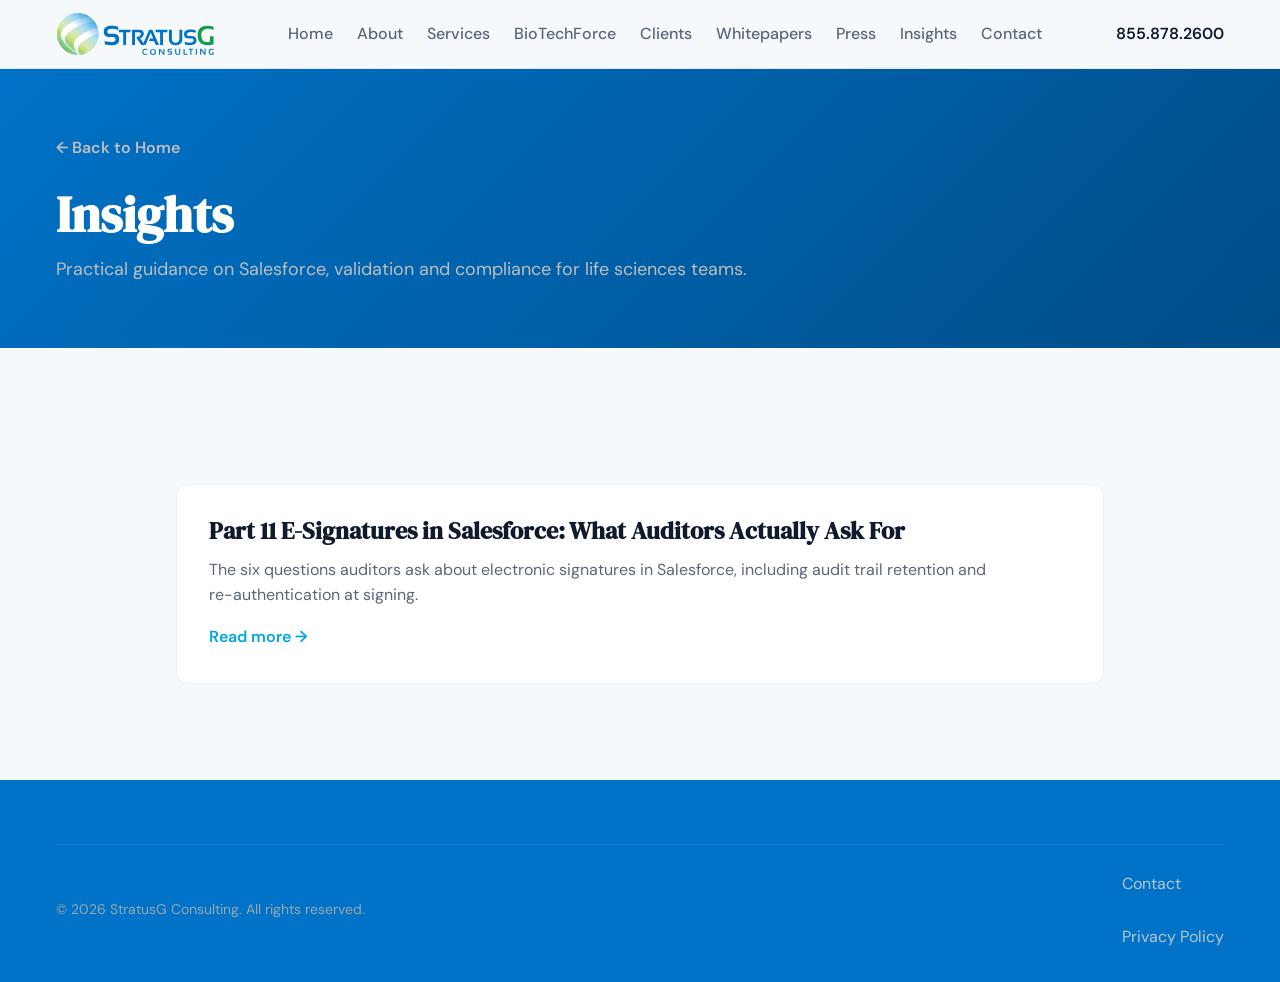
<file: insights.html>
<!DOCTYPE html>
<html lang="en">
<head>
<meta charset="UTF-8">
<meta name="viewport" content="width=device-width, initial-scale=1.0">
<title>Insights | StratusG Consulting</title>
<meta name="description" content="Practical guidance on Salesforce, validation and compliance for life sciences teams, from StratusG Consulting.">
<meta name="robots" content="index, follow">
<link rel="canonical" href="https://stratusg.com/insights.html">

<link rel="preconnect" href="https://fonts.googleapis.com">
<link rel="preconnect" href="https://fonts.gstatic.com" crossorigin>
<link href="https://fonts.googleapis.com/css2?family=DM+Sans:wght@300;400;500;600;700&family=DM+Serif+Display&display=swap" rel="stylesheet">

<link rel="stylesheet" href="./base.css">
<link rel="stylesheet" href="./style.css">
<!-- Apollo website tracker -->
<script>function initApollo(){var n=Math.random().toString(36).substring(7),o=document.createElement("script");
o.src="https://assets.apollo.io/micro/website-tracker/tracker.iife.js?nocache="+n,o.async=!0,o.defer=!0,
o.onload=function(){window.trackingFunctions.onLoad({appId:"66bcf4831e5bf001b2159219"})},
document.head.appendChild(o)}initApollo();</script>
</head>
<body>

<!-- ==================== HEADER ==================== -->
<header class="header">
  <div class="header__inner">
    <a href="./index.html" class="header__logo">
      <img src="./assets/stratusG-2.svg" alt="StratusG Consulting" class="header__logo-full">
    </a>
    <nav class="header__nav">
      <a href="./index.html#home">Home</a>
      <a href="./index.html#about">About</a>
      <a href="./index.html#services">Services</a>
      <a href="./index.html#biotechforce">BioTechForce</a>
      <a href="./index.html#clients">Clients</a>
      <a href="./index.html#whitepapers">Whitepapers</a>
      <a href="./index.html#press">Press</a>
      <a href="./insights.html">Insights</a>
      <a href="./index.html#contact">Contact</a>
    </nav>
    <div class="header__actions">
      <a href="#" class="header__phone" data-phone></a>
    </div>
  </div>
</header>

<main>
  <div class="page active">
    <section class="service-detail__hero">
      <div class="container">
        <a href="./index.html#home" class="back-link">&larr; Back to Home</a>
        <h1>Insights</h1>
        <p>Practical guidance on Salesforce, validation and compliance for life sciences teams.</p>
      </div>
    </section>

    <section class="section">
      <div class="container container--narrow">
        <div class="services-grid" style="grid-template-columns:1fr;">
          <a class="service-card" href="./part-11-esignatures-salesforce.html">
            <h3 class="service-card__title">Part 11 E-Signatures in Salesforce: What Auditors Actually Ask For</h3>
            <p class="service-card__desc">The six questions auditors ask about electronic signatures in Salesforce, including audit trail retention and re-authentication at signing.</p>
            <span class="service-card__link">Read more →</span>
          </a>
        </div>
      </div>
    </section>
  </div>
</main>

<!-- ==================== FOOTER ==================== -->
<footer class="footer">
  <div class="container">
    <div class="footer__bottom">
      <span class="footer__copyright">&copy; 2026 StratusG Consulting. All rights reserved.</span>
      <ul class="footer__links" style="display:flex;gap:1.5rem;list-style:none;padding:0;margin:0;">
        <li><a href="./index.html#contact">Contact</a></li>
        <li><a href="./privacy-policy.html">Privacy Policy</a></li>
      </ul>
    </div>
  </div>
</footer>

<script>
(function() {
  var p = ['8','5','5','.','8','7','8','.','2','6','0','0'];
  var n = p.join('');
  var t = 'tel:' + n.replace(/\./g, '');
  document.querySelectorAll('[data-phone]').forEach(function(el) {
    el.href = t;
    el.textContent = n;
  });
})();
</script>
</body>
</html>
</file>
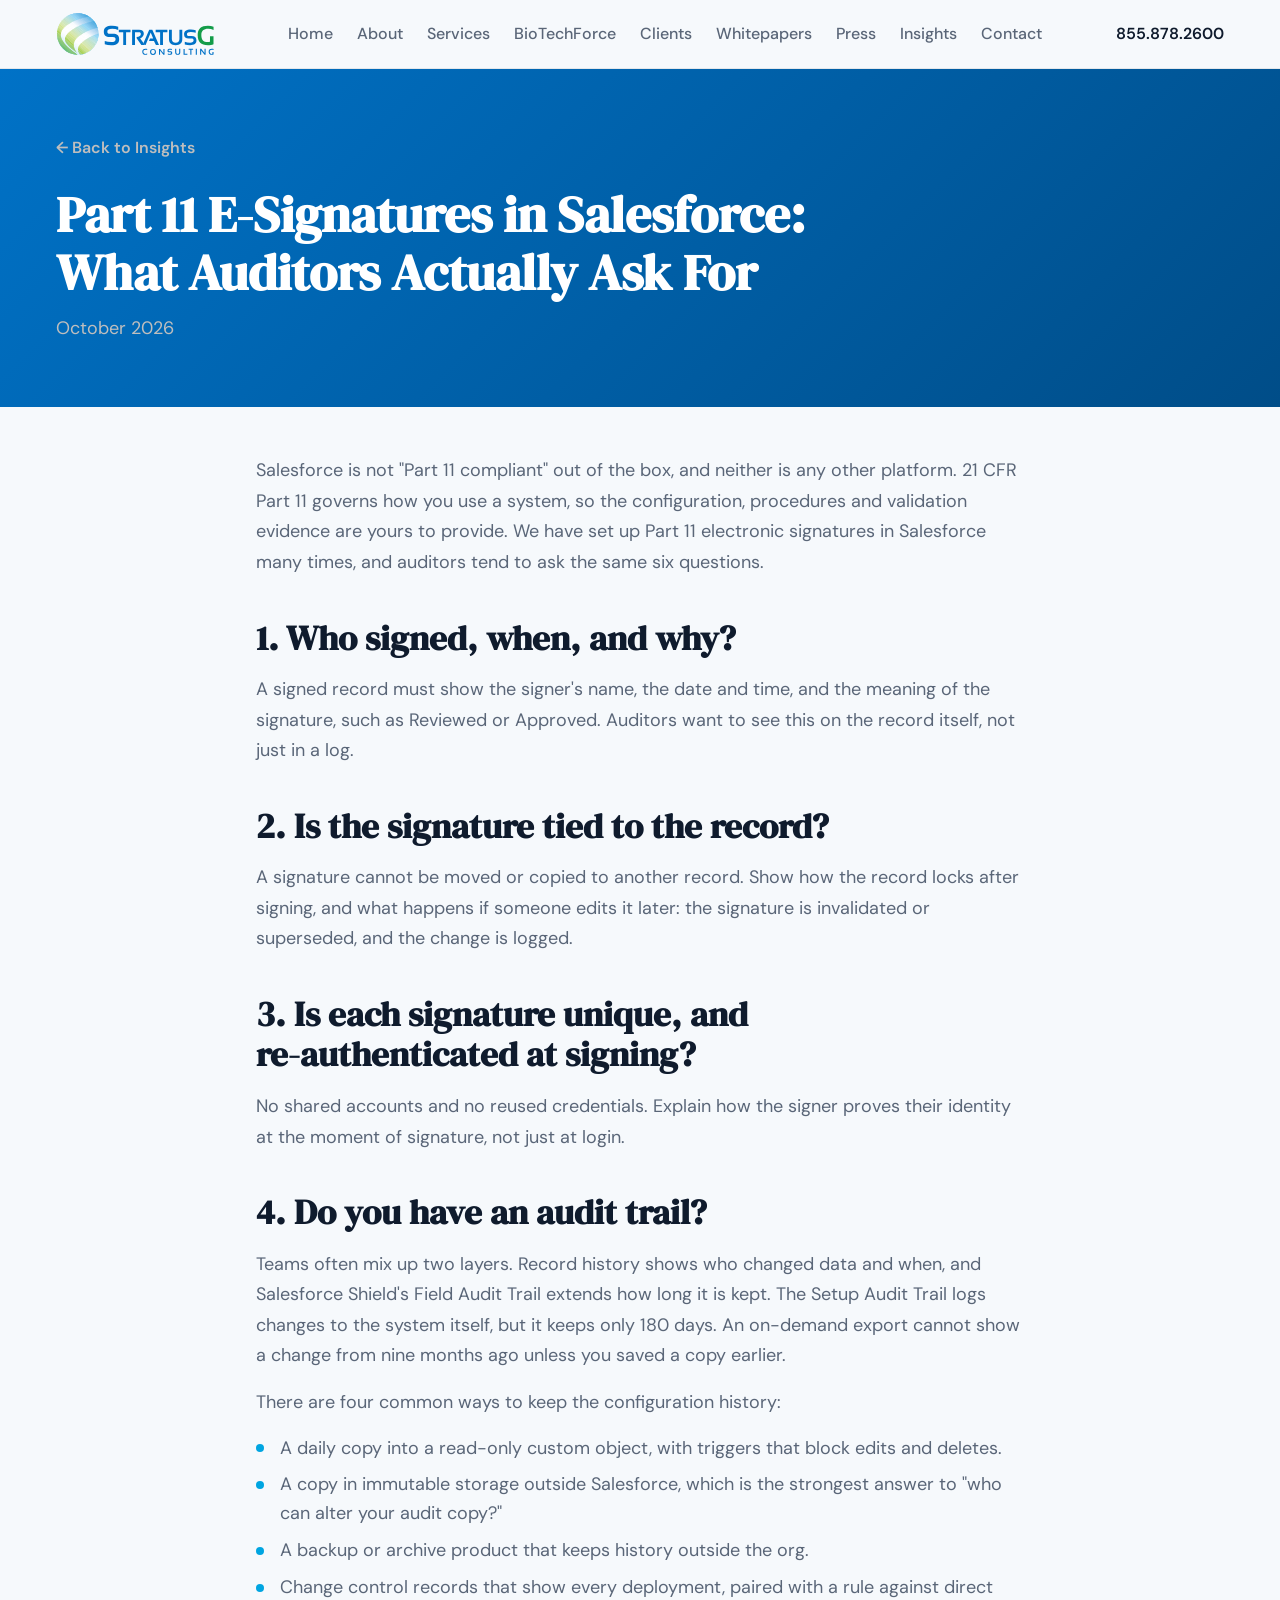
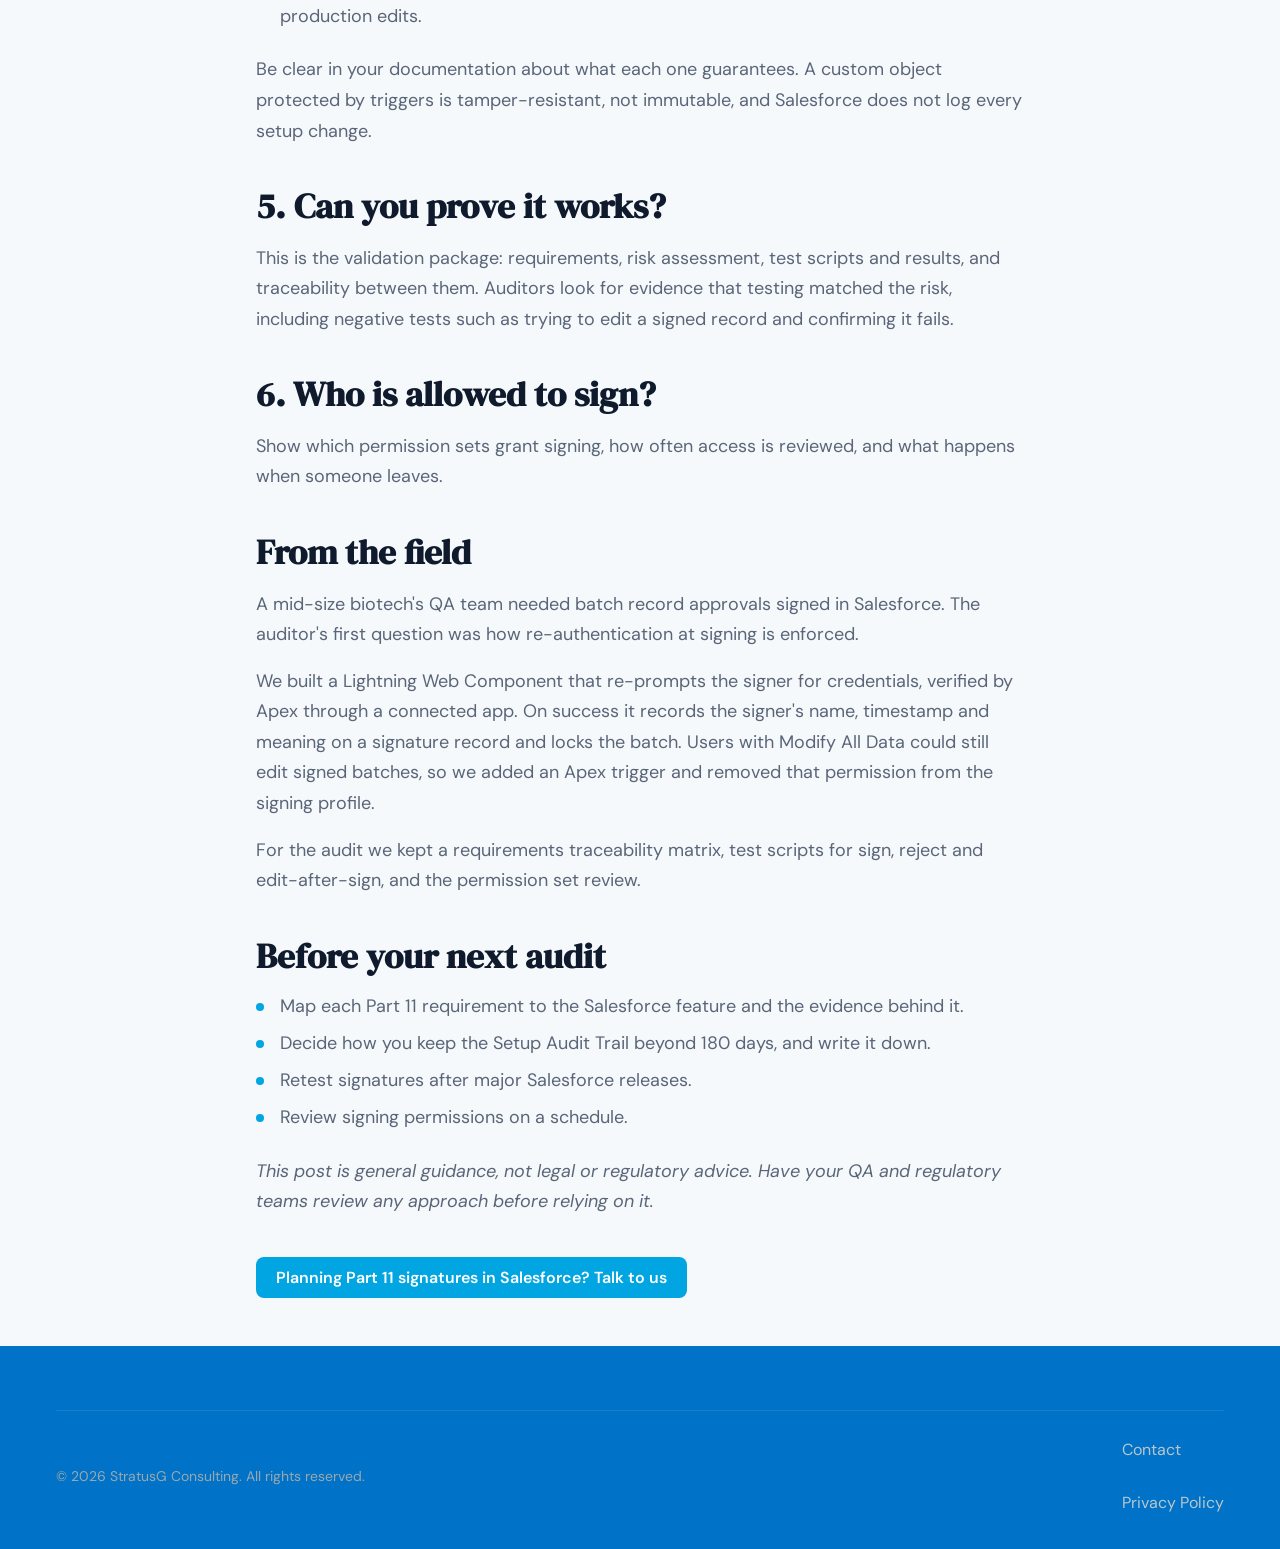
<file: part-11-esignatures-salesforce.html>
<!DOCTYPE html>
<html lang="en">
<head>
<meta charset="UTF-8">
<meta name="viewport" content="width=device-width, initial-scale=1.0">
<title>Part 11 E-Signatures in Salesforce: What Auditors Actually Ask For | StratusG Consulting</title>
<meta name="description" content="The six questions auditors ask about 21 CFR Part 11 electronic signatures in Salesforce, including audit trail retention and re-authentication at signing.">
<meta name="robots" content="index, follow">
<link rel="canonical" href="https://stratusg.com/part-11-esignatures-salesforce.html">
<meta property="og:type" content="article">
<meta property="og:title" content="Part 11 E-Signatures in Salesforce: What Auditors Actually Ask For">
<meta property="og:description" content="The six questions auditors ask about 21 CFR Part 11 electronic signatures in Salesforce, and what a good answer looks like.">
<meta property="og:url" content="https://stratusg.com/part-11-esignatures-salesforce.html">
<script type="application/ld+json">
{
  "@context": "https://schema.org",
  "@type": "Article",
  "headline": "Part 11 E-Signatures in Salesforce: What Auditors Actually Ask For",
  "datePublished": "2026-10-23",
  "author": { "@type": "Organization", "name": "StratusG Consulting" },
  "publisher": { "@type": "Organization", "name": "StratusG Consulting" },
  "mainEntityOfPage": "https://stratusg.com/part-11-esignatures-salesforce.html"
}
</script>

<link rel="preconnect" href="https://fonts.googleapis.com">
<link rel="preconnect" href="https://fonts.gstatic.com" crossorigin>
<link href="https://fonts.googleapis.com/css2?family=DM+Sans:wght@300;400;500;600;700&family=DM+Serif+Display&display=swap" rel="stylesheet">

<link rel="stylesheet" href="./base.css">
<link rel="stylesheet" href="./style.css">
<!-- Apollo website tracker -->
<script>function initApollo(){var n=Math.random().toString(36).substring(7),o=document.createElement("script");
o.src="https://assets.apollo.io/micro/website-tracker/tracker.iife.js?nocache="+n,o.async=!0,o.defer=!0,
o.onload=function(){window.trackingFunctions.onLoad({appId:"66bcf4831e5bf001b2159219"})},
document.head.appendChild(o)}initApollo();</script>
</head>
<body>

<!-- ==================== HEADER ==================== -->
<header class="header">
  <div class="header__inner">
    <a href="./index.html" class="header__logo">
      <img src="./assets/stratusG-2.svg" alt="StratusG Consulting" class="header__logo-full">
    </a>
    <nav class="header__nav">
      <a href="./index.html#home">Home</a>
      <a href="./index.html#about">About</a>
      <a href="./index.html#services">Services</a>
      <a href="./index.html#biotechforce">BioTechForce</a>
      <a href="./index.html#clients">Clients</a>
      <a href="./index.html#whitepapers">Whitepapers</a>
      <a href="./index.html#press">Press</a>
      <a href="./insights.html">Insights</a>
      <a href="./index.html#contact">Contact</a>
    </nav>
    <div class="header__actions">
      <a href="#" class="header__phone" data-phone></a>
    </div>
  </div>
</header>

<main>
  <div class="page active">
    <section class="service-detail__hero">
      <div class="container">
        <a href="./insights.html" class="back-link">&larr; Back to Insights</a>
        <h1>Part 11 E-Signatures in Salesforce: What Auditors Actually Ask For</h1>
        <p>October 2026</p>
      </div>
    </section>

    <section class="service-detail__body">
      <div class="container container--narrow">
        <p>Salesforce is not "Part 11 compliant" out of the box, and neither is any other platform. 21 CFR Part 11 governs how you use a system, so the configuration, procedures and validation evidence are yours to provide. We have set up Part 11 electronic signatures in Salesforce many times, and auditors tend to ask the same six questions.</p>
        <h2>1. Who signed, when, and why?</h2>
        <p>A signed record must show the signer's name, the date and time, and the meaning of the signature, such as Reviewed or Approved. Auditors want to see this on the record itself, not just in a log.</p>
        <h2>2. Is the signature tied to the record?</h2>
        <p>A signature cannot be moved or copied to another record. Show how the record locks after signing, and what happens if someone edits it later: the signature is invalidated or superseded, and the change is logged.</p>
        <h2>3. Is each signature unique, and re-authenticated at signing?</h2>
        <p>No shared accounts and no reused credentials. Explain how the signer proves their identity at the moment of signature, not just at login.</p>
        <h2>4. Do you have an audit trail?</h2>
        <p>Teams often mix up two layers. Record history shows who changed data and when, and Salesforce Shield's Field Audit Trail extends how long it is kept. The Setup Audit Trail logs changes to the system itself, but it keeps only 180 days. An on-demand export cannot show a change from nine months ago unless you saved a copy earlier.</p>
        <p>There are four common ways to keep the configuration history:</p>
        <ul>
          <li>A daily copy into a read-only custom object, with triggers that block edits and deletes.</li>
          <li>A copy in immutable storage outside Salesforce, which is the strongest answer to "who can alter your audit copy?"</li>
          <li>A backup or archive product that keeps history outside the org.</li>
          <li>Change control records that show every deployment, paired with a rule against direct production edits.</li>
        </ul>
        <p>Be clear in your documentation about what each one guarantees. A custom object protected by triggers is tamper-resistant, not immutable, and Salesforce does not log every setup change.</p>
        <h2>5. Can you prove it works?</h2>
        <p>This is the validation package: requirements, risk assessment, test scripts and results, and traceability between them. Auditors look for evidence that testing matched the risk, including negative tests such as trying to edit a signed record and confirming it fails.</p>
        <h2>6. Who is allowed to sign?</h2>
        <p>Show which permission sets grant signing, how often access is reviewed, and what happens when someone leaves.</p>
        <h2>From the field</h2>
        <p>A mid-size biotech's QA team needed batch record approvals signed in Salesforce. The auditor's first question was how re-authentication at signing is enforced.</p>
        <p>We built a Lightning Web Component that re-prompts the signer for credentials, verified by Apex through a connected app. On success it records the signer's name, timestamp and meaning on a signature record and locks the batch. Users with Modify All Data could still edit signed batches, so we added an Apex trigger and removed that permission from the signing profile.</p>
        <p>For the audit we kept a requirements traceability matrix, test scripts for sign, reject and edit-after-sign, and the permission set review.</p>
        <h2>Before your next audit</h2>
        <ul>
          <li>Map each Part 11 requirement to the Salesforce feature and the evidence behind it.</li>
          <li>Decide how you keep the Setup Audit Trail beyond 180 days, and write it down.</li>
          <li>Retest signatures after major Salesforce releases.</li>
          <li>Review signing permissions on a schedule.</li>
        </ul>
        <p><em>This post is general guidance, not legal or regulatory advice. Have your QA and regulatory teams review any approach before relying on it.</em></p>

        <a href="./index.html#contact" class="btn btn--primary" style="margin-top:var(--space-6)">Planning Part 11 signatures in Salesforce? Talk to us</a>
      </div>
    </section>
  </div>
</main>

<!-- ==================== FOOTER ==================== -->
<footer class="footer">
  <div class="container">
    <div class="footer__bottom">
      <span class="footer__copyright">&copy; 2026 StratusG Consulting. All rights reserved.</span>
      <ul class="footer__links" style="display:flex;gap:1.5rem;list-style:none;padding:0;margin:0;">
        <li><a href="./index.html#contact">Contact</a></li>
        <li><a href="./privacy-policy.html">Privacy Policy</a></li>
      </ul>
    </div>
  </div>
</footer>

<script>
(function() {
  var p = ['8','5','5','.','8','7','8','.','2','6','0','0'];
  var n = p.join('');
  var t = 'tel:' + n.replace(/\./g, '');
  document.querySelectorAll('[data-phone]').forEach(function(el) {
    el.href = t;
    el.textContent = n;
  });
})();
</script>
</body>
</html>
</file>
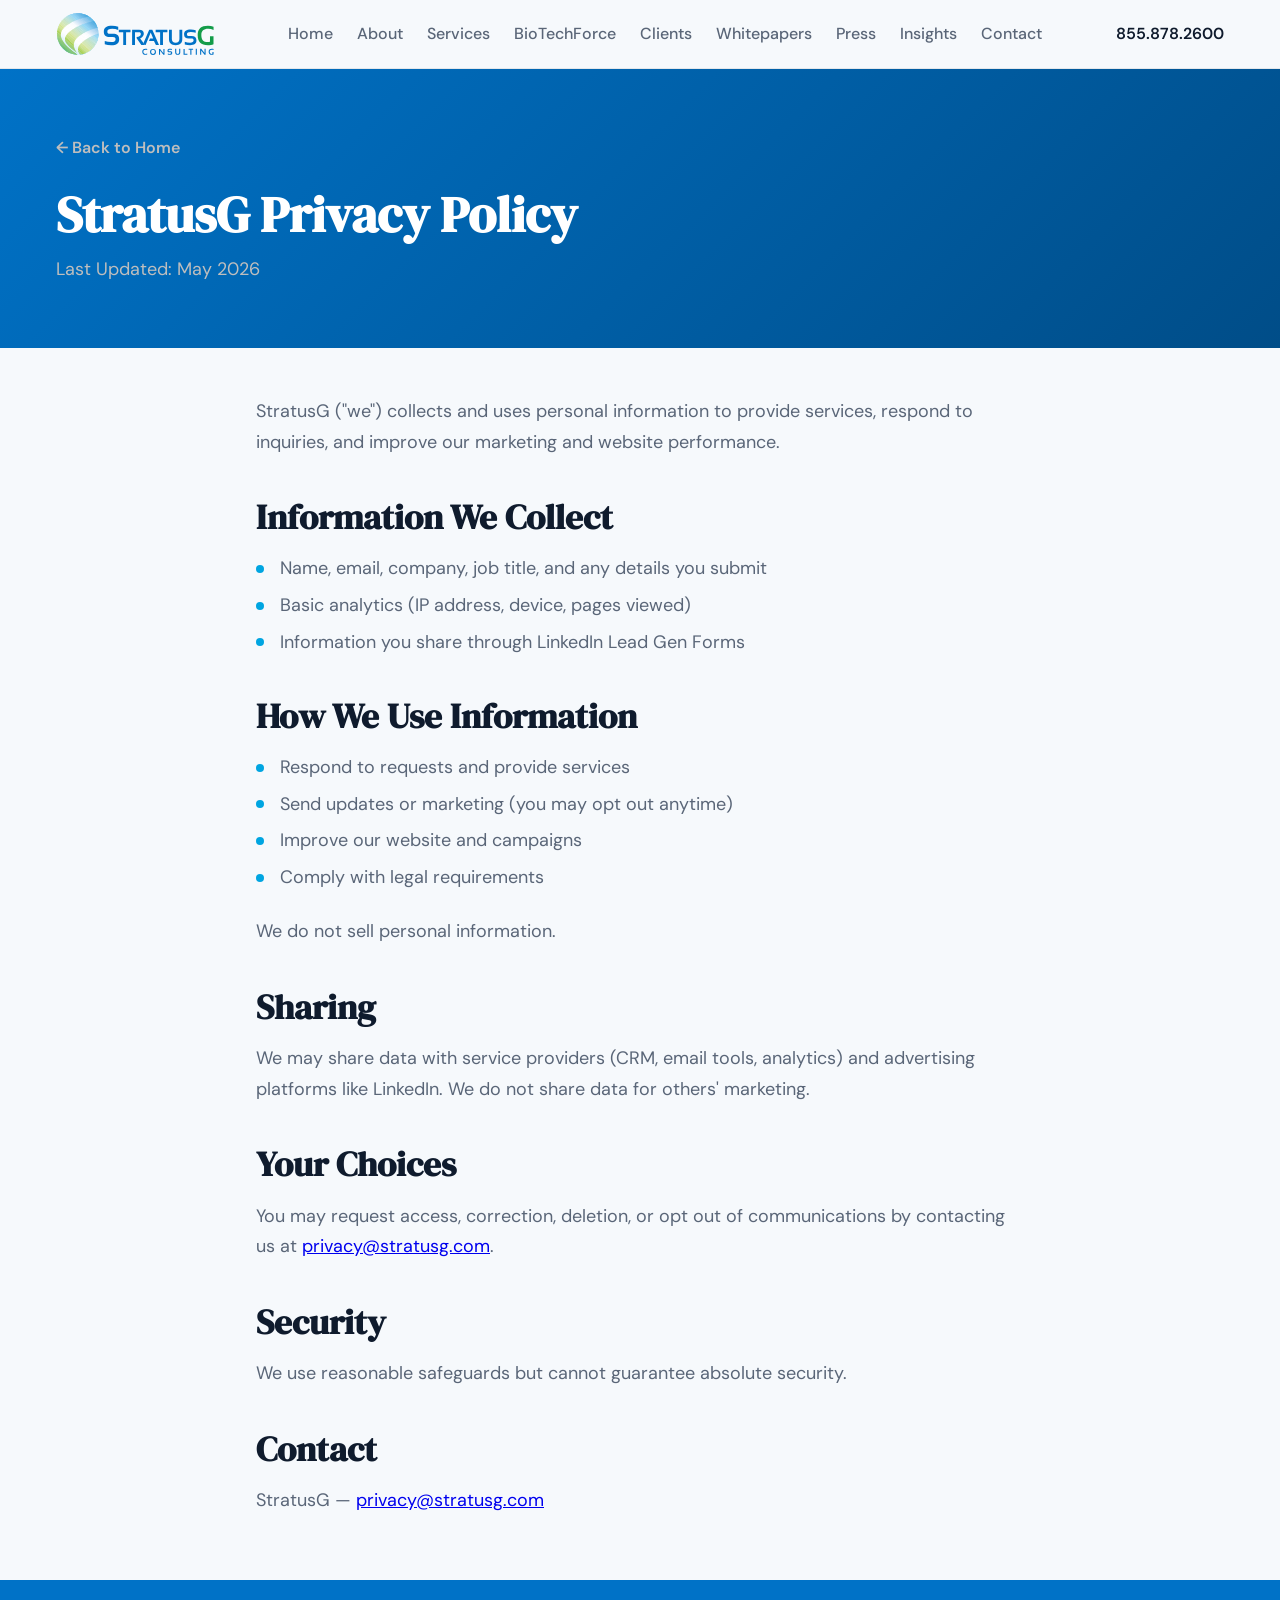
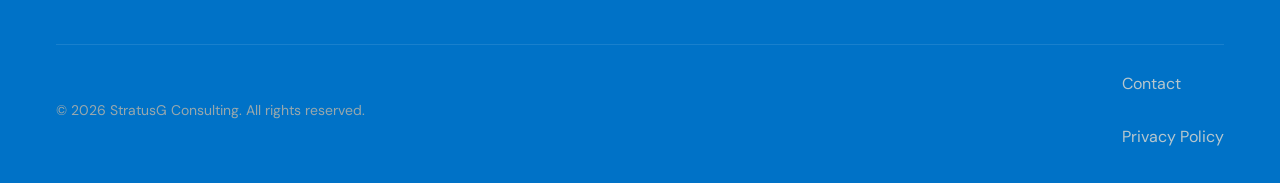
<file: privacy-policy.html>
<!DOCTYPE html>
<html lang="en">
<head>
<meta charset="UTF-8">
<meta name="viewport" content="width=device-width, initial-scale=1.0">
<title>Privacy Policy — StratusG Consulting</title>
<meta name="description" content="StratusG Consulting Privacy Policy: how we collect, use, and share personal information.">
<meta name="robots" content="index, follow">
<link rel="canonical" href="https://stratusg.com/privacy-policy">

<link rel="preconnect" href="https://fonts.googleapis.com">
<link rel="preconnect" href="https://fonts.gstatic.com" crossorigin>
<link href="https://fonts.googleapis.com/css2?family=DM+Sans:wght@300;400;500;600;700&family=DM+Serif+Display&display=swap" rel="stylesheet">

<link rel="stylesheet" href="./base.css">
<link rel="stylesheet" href="./style.css">
<!-- Apollo website tracker -->
<script>function initApollo(){var n=Math.random().toString(36).substring(7),o=document.createElement("script");
o.src="https://assets.apollo.io/micro/website-tracker/tracker.iife.js?nocache="+n,o.async=!0,o.defer=!0,
o.onload=function(){window.trackingFunctions.onLoad({appId:"66bcf4831e5bf001b2159219"})},
document.head.appendChild(o)}initApollo();</script>
</head>
<body>

<!-- ==================== HEADER ==================== -->
<header class="header">
  <div class="header__inner">
    <a href="./index.html" class="header__logo">
      <img src="./assets/stratusG-2.svg" alt="StratusG Consulting" class="header__logo-full">
    </a>
    <nav class="header__nav">
      <a href="./index.html#home">Home</a>
      <a href="./index.html#about">About</a>
      <a href="./index.html#services">Services</a>
      <a href="./index.html#biotechforce">BioTechForce</a>
      <a href="./index.html#clients">Clients</a>
      <a href="./index.html#whitepapers">Whitepapers</a>
      <a href="./index.html#press">Press</a>
      <a href="./insights.html">Insights</a>
      <a href="./index.html#contact">Contact</a>
    </nav>
    <div class="header__actions">
      <a href="#" class="header__phone" data-phone></a>
    </div>
  </div>
</header>

<main>
  <div class="page active">
    <section class="service-detail__hero">
      <div class="container">
        <a href="./index.html#home" class="back-link">← Back to Home</a>
        <h1>StratusG Privacy Policy</h1>
        <p>Last Updated: May 2026</p>
      </div>
    </section>

    <section class="service-detail__body">
      <div class="container container--narrow">
        <p>StratusG ("we") collects and uses personal information to provide services, respond to inquiries, and improve our marketing and website performance.</p>

        <h2>Information We Collect</h2>
        <ul>
          <li>Name, email, company, job title, and any details you submit</li>
          <li>Basic analytics (IP address, device, pages viewed)</li>
          <li>Information you share through LinkedIn Lead Gen Forms</li>
        </ul>

        <h2>How We Use Information</h2>
        <ul>
          <li>Respond to requests and provide services</li>
          <li>Send updates or marketing (you may opt out anytime)</li>
          <li>Improve our website and campaigns</li>
          <li>Comply with legal requirements</li>
        </ul>
        <p>We do not sell personal information.</p>

        <h2>Sharing</h2>
        <p>We may share data with service providers (CRM, email tools, analytics) and advertising platforms like LinkedIn. We do not share data for others' marketing.</p>

        <h2>Your Choices</h2>
        <p>You may request access, correction, deletion, or opt out of communications by contacting us at <a href="mailto:privacy@stratusg.com">privacy@stratusg.com</a>.</p>

        <h2>Security</h2>
        <p>We use reasonable safeguards but cannot guarantee absolute security.</p>

        <h2>Contact</h2>
        <p>StratusG — <a href="mailto:privacy@stratusg.com">privacy@stratusg.com</a></p>
      </div>
    </section>
  </div>
</main>

<!-- ==================== FOOTER ==================== -->
<footer class="footer">
  <div class="container">
    <div class="footer__bottom">
      <span class="footer__copyright">&copy; 2026 StratusG Consulting. All rights reserved.</span>
      <ul class="footer__links" style="display:flex;gap:1.5rem;list-style:none;padding:0;margin:0;">
        <li><a href="./index.html#contact">Contact</a></li>
        <li><a href="./privacy-policy.html">Privacy Policy</a></li>
      </ul>
    </div>
  </div>
</footer>

<script>
(function() {
  var p = ['8','5','5','.','8','7','8','.','2','6','0','0'];
  var n = p.join('');
  var t = 'tel:' + n.replace(/\./g, '');
  document.querySelectorAll('[data-phone]').forEach(function(el) {
    el.href = t;
    el.textContent = n;
  });
})();
</script>
</body>
</html>
</file>
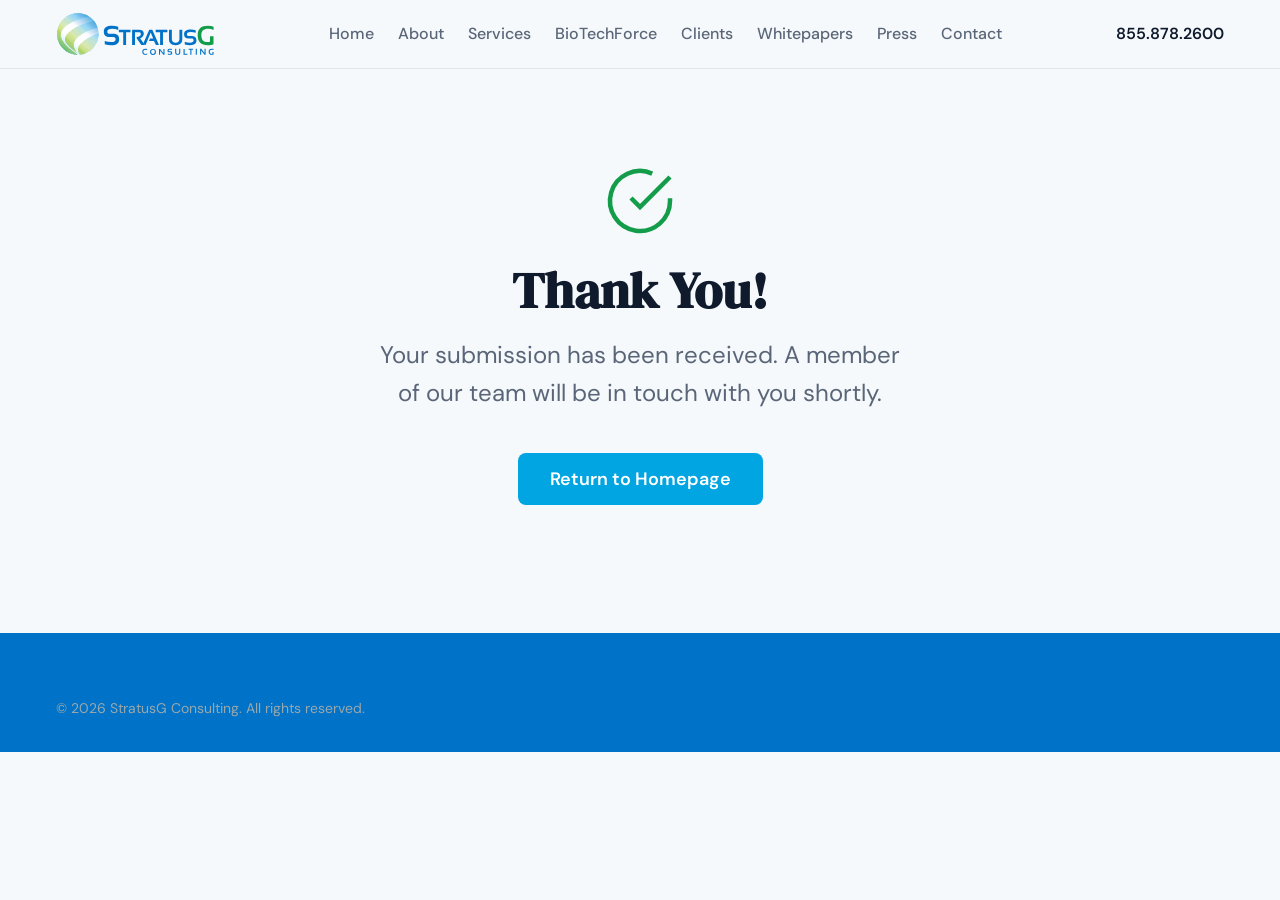
<file: thank-you.html>
<!DOCTYPE html>
<html lang="en">
<head>
<meta charset="UTF-8">
<meta name="viewport" content="width=device-width, initial-scale=1.0">
<title>Thank You — StratusG Consulting</title>
<link rel="preconnect" href="https://fonts.googleapis.com">
<link rel="preconnect" href="https://fonts.gstatic.com" crossorigin>
<link href="https://fonts.googleapis.com/css2?family=DM+Sans:wght@300;400;500;600;700&family=DM+Serif+Display&display=swap" rel="stylesheet">
<link rel="stylesheet" href="./base.css">
<link rel="stylesheet" href="./style.css">
<!-- Apollo website tracker -->
<script>function initApollo(){var n=Math.random().toString(36).substring(7),o=document.createElement("script");
o.src="https://assets.apollo.io/micro/website-tracker/tracker.iife.js?nocache="+n,o.async=!0,o.defer=!0,
o.onload=function(){window.trackingFunctions.onLoad({appId:"66bcf4831e5bf001b2159219"})},
document.head.appendChild(o)}initApollo();</script>
</head>
<body>

<header class="header">
  <div class="header__inner">
    <a href="./index.html" class="header__logo">
      <img src="./assets/stratusG-2.svg" alt="StratusG Consulting" class="header__logo-full">
    </a>
    <nav class="header__nav">
      <a href="./index.html#home">Home</a>
      <a href="./index.html#about">About</a>
      <a href="./index.html#services">Services</a>
      <a href="./index.html#biotechforce">BioTechForce</a>
      <a href="./index.html#clients">Clients</a>
      <a href="./index.html#whitepapers">Whitepapers</a>
      <a href="./index.html#press">Press</a>
      <a href="./index.html#contact">Contact</a>
    </nav>
    <div class="header__actions">
      <a href="#" class="header__phone" data-phone></a>
    </div>
  </div>
</header>

<main>
  <section class="thank-you-hero">
    <div class="container" style="text-align:center; padding: 6rem 1rem 8rem;">
      <div class="thank-you-icon" style="display:flex; justify-content:center;">
        <svg width="72" height="72" viewBox="0 0 24 24" fill="none" stroke="currentColor" stroke-width="1.5" style="color: var(--color-success, #139C49);">
          <path d="M22 11.08V12a10 10 0 1 1-5.93-9.14"/>
          <polyline points="22 4 12 14.01 9 11.01"/>
        </svg>
      </div>
      <h1 style="font-family: var(--font-display); font-size: var(--text-2xl); color: var(--color-text); margin-top: 1.5rem;">Thank You!</h1>
      <p style="font-size: var(--text-lg); color: var(--color-text-muted); max-width: 520px; margin: 1rem auto 2.5rem; line-height: 1.6;">
        Your submission has been received. A member of our team will be in touch with you shortly.
      </p>
      <a href="./index.html#home" class="btn btn--primary btn--lg">Return to Homepage</a>
    </div>
  </section>
</main>

<footer class="footer">
  <div class="container">
    <div class="footer__bottom" style="border-top:none; padding-top:0;">
      <span class="footer__copyright">&copy; 2026 StratusG Consulting. All rights reserved.</span>
    </div>
  </div>
</footer>

<script>
(function() {
  var p = ['8','5','5','.','8','7','8','.','2','6','0','0'];
  var n = p.join('');
  var t = 'tel:' + n.replace(/\./g, '');
  document.querySelectorAll('[data-phone]').forEach(function(el) {
    el.href = t;
    el.textContent = n;
  });
})();
</script>
</body>
</html>
</file>
<file: base.css>
/* base.css */
*, *::before, *::after { box-sizing: border-box; margin: 0; padding: 0; }

html {
  -moz-text-size-adjust: none;
  -webkit-text-size-adjust: none;
  text-size-adjust: none;
  -webkit-font-smoothing: antialiased;
  -moz-osx-font-smoothing: grayscale;
  text-rendering: optimizeLegibility;
  scroll-behavior: smooth;
  hanging-punctuation: first last;
  scroll-padding-top: var(--space-16);
}

body {
  min-height: 100dvh;
  line-height: 1.6;
  font-family: var(--font-body, sans-serif);
  font-size: var(--text-base);
  color: var(--color-text);
  background-color: var(--color-bg);
}

img, picture, video, canvas, svg { display: block; max-width: 100%; height: auto; }
ul[role="list"], ol[role="list"] { list-style: none; }
input, button, textarea, select { font: inherit; color: inherit; }

h1, h2, h3, h4, h5, h6 { text-wrap: balance; line-height: 1.15; }
p, li, figcaption { text-wrap: pretty; max-width: 72ch; }

::selection {
  background: oklch(from var(--color-primary) l c h / 0.25);
  color: var(--color-text);
}

:focus-visible {
  outline: 2px solid var(--color-primary);
  outline-offset: 3px;
  border-radius: var(--radius-sm);
}

@media (prefers-reduced-motion: reduce) {
  *, *::before, *::after {
    animation-duration: 0.01ms !important;
    animation-iteration-count: 1 !important;
    transition-duration: 0.01ms !important;
    scroll-behavior: auto !important;
  }
}

button { cursor: pointer; background: none; border: none; }
table { border-collapse: collapse; width: 100%; }

a, button, [role="button"], [role="link"], input, textarea, select {
  transition: color var(--transition-interactive),
              background var(--transition-interactive),
              border-color var(--transition-interactive),
              box-shadow var(--transition-interactive);
}

.sr-only {
  position: absolute; width: 1px; height: 1px; padding: 0; margin: -1px;
  overflow: hidden; clip: rect(0, 0, 0, 0); white-space: nowrap; border-width: 0;
}
</file>
<file: style.css>
/* StratusG Design Tokens & Styles */

:root {
  /* Type Scale */
  --text-xs:   clamp(0.75rem,  0.7rem  + 0.25vw, 0.875rem);
  --text-sm:   clamp(0.875rem, 0.8rem  + 0.35vw, 1rem);
  --text-base: clamp(1rem,     0.95rem + 0.25vw, 1.125rem);
  --text-lg:   clamp(1.125rem, 1rem    + 0.75vw, 1.5rem);
  --text-xl:   clamp(1.5rem,   1.2rem  + 1.25vw, 2.25rem);
  --text-2xl:  clamp(2rem,     1.2rem  + 2.5vw,  3.5rem);
  --text-3xl:  clamp(2.5rem,   1rem    + 4vw,    5rem);

  /* Spacing */
  --space-1:  0.25rem;
  --space-2:  0.5rem;
  --space-3:  0.75rem;
  --space-4:  1rem;
  --space-5:  1.25rem;
  --space-6:  1.5rem;
  --space-8:  2rem;
  --space-10: 2.5rem;
  --space-12: 3rem;
  --space-16: 4rem;
  --space-20: 5rem;
  --space-24: 6rem;
  --space-32: 8rem;

  /* Fonts */
  --font-display: 'DM Serif Display', Georgia, serif;
  --font-body: 'DM Sans', 'Helvetica Neue', sans-serif;

  /* Radius */
  --radius-sm: 0.375rem;
  --radius-md: 0.5rem;
  --radius-lg: 0.75rem;
  --radius-xl: 1rem;
  --radius-full: 9999px;

  /* Transitions */
  --transition-interactive: 180ms cubic-bezier(0.16, 1, 0.3, 1);
  --ease-out: cubic-bezier(0.16, 1, 0.3, 1);

  /* Content widths */
  --content-narrow: 640px;
  --content-default: 960px;
  --content-wide: 1200px;
}

/* LIGHT MODE (default) */
:root, [data-theme="light"] {
  /* Navy Corporate Palette */
  --color-bg:             #f6f9fc;
  --color-surface:        #ffffff;
  --color-surface-2:      #eef3f9;
  --color-surface-offset: #e4ecf4;
  --color-divider:        #d5dbe3;
  --color-border:         #c8d0da;

  --color-text:           #0f1b2d;
  --color-text-muted:     #5a6678;
  --color-text-faint:     #9aa5b4;
  --color-text-inverse:   #f8f9fb;

  /* StratusG Blue (from logo globe) */
  --color-primary:        #0072C7;
  --color-primary-hover:  #005fa6;
  --color-primary-active: #004d88;

  /* StratusG Cyan (from logo globe highlights) */
  --color-accent:         #00A5E1;
  --color-accent-hover:   #008fc4;
  --color-accent-active:  #007aaa;

  /* StratusG Green (from logo swoosh) */
  --color-success:        #139C49;
  --color-success-hover:  #0f7d3a;

  --shadow-sm: 0 1px 2px oklch(0.2 0.01 240 / 0.06);
  --shadow-md: 0 4px 12px oklch(0.2 0.01 240 / 0.08);
  --shadow-lg: 0 12px 32px oklch(0.2 0.01 240 / 0.12);
}

/* DARK MODE */
[data-theme="dark"] {
  --color-bg:             #0c1420;
  --color-surface:        #111b2b;
  --color-surface-2:      #162236;
  --color-surface-offset: #1a2840;
  --color-divider:        #1e2f4a;
  --color-border:         #2a3d5a;

  --color-text:           #d4dce8;
  --color-text-muted:     #8494aa;
  --color-text-faint:     #5a6b82;
  --color-text-inverse:   #0f1b2d;

  --color-primary:        #3aabef;
  --color-primary-hover:  #5bbdf5;
  --color-primary-active: #2899dc;

  --color-accent:         #4dd0f5;
  --color-accent-hover:   #6edcf9;
  --color-accent-active:  #35c0e8;

  --color-success:        #3fc06a;
  --color-success-hover:  #2eaa56;

  --shadow-sm: 0 1px 2px oklch(0 0 0 / 0.2);
  --shadow-md: 0 4px 12px oklch(0 0 0 / 0.3);
  --shadow-lg: 0 12px 32px oklch(0 0 0 / 0.4);
}

@media (prefers-color-scheme: dark) {
  :root:not([data-theme]) {
    --color-bg:             #0c1420;
    --color-surface:        #111b2b;
    --color-surface-2:      #162236;
    --color-surface-offset: #1a2840;
    --color-divider:        #1e2f4a;
    --color-border:         #2a3d5a;
    --color-text:           #d4dce8;
    --color-text-muted:     #8494aa;
    --color-text-faint:     #5a6b82;
    --color-text-inverse:   #0f1b2d;
    --color-primary:        #3aabef;
    --color-primary-hover:  #5bbdf5;
    --color-primary-active: #2899dc;
    --color-accent:         #4dd0f5;
    --color-accent-hover:   #6edcf9;
    --color-accent-active:  #35c0e8;
    --color-success:        #3fc06a;
    --color-success-hover:  #2eaa56;
    --shadow-sm: 0 1px 2px oklch(0 0 0 / 0.2);
    --shadow-md: 0 4px 12px oklch(0 0 0 / 0.3);
    --shadow-lg: 0 12px 32px oklch(0 0 0 / 0.4);
  }
}

/* ====================== GLOBAL LAYOUT ====================== */
.container {
  max-width: var(--content-wide);
  margin-inline: auto;
  padding-inline: var(--space-4);
}

.container--narrow {
  max-width: var(--content-default);
}

/* ====================== HEADER ====================== */
.header {
  position: sticky;
  top: 0;
  z-index: 50;
  background: oklch(from var(--color-bg) l c h / 0.92);
  backdrop-filter: blur(16px);
  border-bottom: 1px solid oklch(from var(--color-text) l c h / 0.08);
  transition: transform 0.3s var(--ease-out), box-shadow 0.3s var(--ease-out);
}

.header__inner {
  display: flex;
  align-items: center;
  justify-content: space-between;
  padding: var(--space-3) var(--space-4);
  max-width: var(--content-wide);
  margin-inline: auto;
}

.header__logo {
  display: flex;
  align-items: center;
  gap: var(--space-3);
  text-decoration: none;
  color: var(--color-text);
}

.header__logo-full {
  height: 44px;
  width: auto;
  flex-shrink: 0;
}

.footer__logo-full {
  height: 36px;
  width: auto;
  flex-shrink: 0;
  filter: brightness(0) invert(1);
  opacity: 0.9;
}

.header__logo-text {
  font-family: var(--font-body);
  font-weight: 700;
  font-size: var(--text-lg);
  letter-spacing: -0.02em;
}

.header__logo-text span {
  color: var(--color-accent);
}

.header__tagline {
  font-size: var(--text-xs);
  color: var(--color-text-muted);
  letter-spacing: 0.08em;
  text-transform: uppercase;
  display: none;
}

@media (min-width: 768px) {
  .header__tagline { display: block; }
}

.header__nav {
  display: none;
  align-items: center;
  gap: var(--space-6);
}

@media (min-width: 1024px) {
  .header__nav { display: flex; }
}

.header__nav a {
  font-size: var(--text-sm);
  color: var(--color-text-muted);
  text-decoration: none;
  font-weight: 500;
  transition: color var(--transition-interactive);
}

.header__nav a:hover {
  color: var(--color-text);
}

.header__nav a.active {
  color: var(--color-accent);
}

.header__actions {
  display: flex;
  align-items: center;
  gap: var(--space-3);
}

.header__phone {
  display: none;
  font-size: var(--text-sm);
  font-weight: 600;
  color: var(--color-text);
  text-decoration: none;
}

@media (min-width: 768px) {
  .header__phone { display: block; }
}

.btn {
  display: inline-flex;
  align-items: center;
  justify-content: center;
  gap: var(--space-2);
  padding: var(--space-2) var(--space-5);
  font-size: var(--text-sm);
  font-weight: 600;
  border-radius: var(--radius-md);
  text-decoration: none;
  cursor: pointer;
  transition: background var(--transition-interactive),
              color var(--transition-interactive),
              box-shadow var(--transition-interactive),
              transform var(--transition-interactive);
}

.btn:hover { transform: translateY(-1px); }
.btn:active { transform: translateY(0); }

.btn--primary {
  background: var(--color-accent);
  color: #fff;
}

.btn--primary:hover {
  background: var(--color-accent-hover);
  box-shadow: var(--shadow-md);
}

.btn--secondary {
  background: var(--color-surface);
  color: var(--color-text);
  border: 1px solid var(--color-border);
}

.btn--secondary:hover {
  background: var(--color-surface-2);
  box-shadow: var(--shadow-sm);
}

.btn--lg {
  padding: var(--space-3) var(--space-8);
  font-size: var(--text-base);
}

.btn--dark {
  background: var(--color-primary);
  color: #fff;
}

.btn--dark:hover {
  background: var(--color-primary-hover);
  box-shadow: var(--shadow-md);
}

/* Mobile Menu Button */
.mobile-menu-btn {
  display: flex;
  align-items: center;
  justify-content: center;
  width: 44px;
  height: 44px;
  color: var(--color-text);
}

@media (min-width: 1024px) {
  .mobile-menu-btn { display: none; }
}

/* Mobile Nav */
.mobile-nav {
  display: none;
  position: fixed;
  top: 0;
  left: 0;
  right: 0;
  bottom: 0;
  z-index: 100;
  background: var(--color-bg);
  padding: var(--space-16) var(--space-6);
  flex-direction: column;
  gap: var(--space-4);
}

.mobile-nav.open { display: flex; }

.mobile-nav a {
  font-size: var(--text-xl);
  font-family: var(--font-display);
  color: var(--color-text);
  text-decoration: none;
  padding: var(--space-3) 0;
  border-bottom: 1px solid var(--color-divider);
}

.mobile-nav__close {
  position: absolute;
  top: var(--space-4);
  right: var(--space-4);
  width: 44px;
  height: 44px;
  display: flex;
  align-items: center;
  justify-content: center;
  color: var(--color-text);
}

/* Theme Toggle */
.theme-toggle {
  width: 44px;
  height: 44px;
  display: flex;
  align-items: center;
  justify-content: center;
  color: var(--color-text-muted);
  border-radius: var(--radius-md);
}

.theme-toggle:hover {
  color: var(--color-text);
  background: var(--color-surface-2);
}

/* ====================== HERO ====================== */
.hero {
  position: relative;
  min-height: 80vh;
  display: flex;
  align-items: center;
  overflow: hidden;
}

.hero__bg {
  position: absolute;
  inset: 0;
  z-index: 0;
}

.hero__bg img {
  width: 100%;
  height: 100%;
  object-fit: cover;
}

.hero__bg::after {
  content: '';
  position: absolute;
  inset: 0;
  background: linear-gradient(
    135deg,
    oklch(0.18 0.08 240 / 0.90) 0%,
    oklch(0.22 0.08 240 / 0.72) 50%,
    oklch(0.16 0.06 240 / 0.85) 100%
  );
}

.hero__content {
  position: relative;
  z-index: 1;
  max-width: var(--content-wide);
  margin-inline: auto;
  padding: var(--space-20) var(--space-4);
}

.hero__label {
  display: inline-block;
  font-size: var(--text-xs);
  font-weight: 600;
  letter-spacing: 0.12em;
  text-transform: uppercase;
  color: var(--color-accent);
  margin-bottom: var(--space-4);
  opacity: 0.9;
}

[data-theme="dark"] .hero__label {
  color: var(--color-accent);
}

.hero__title {
  font-family: var(--font-display);
  font-size: var(--text-3xl);
  font-weight: 400;
  color: #fff;
  max-width: 16ch;
  margin-bottom: var(--space-6);
  line-height: 1.1;
}

.hero__desc {
  font-size: var(--text-base);
  color: oklch(0.85 0 0);
  max-width: 52ch;
  line-height: 1.7;
  margin-bottom: var(--space-8);
}

.hero__actions {
  display: flex;
  flex-wrap: wrap;
  gap: var(--space-4);
}

.hero__stats {
  display: flex;
  flex-wrap: wrap;
  gap: var(--space-10);
  margin-top: var(--space-12);
  padding-top: var(--space-8);
  border-top: 1px solid oklch(1 0 0 / 0.12);
}

.hero__stat-number {
  font-family: var(--font-display);
  font-size: var(--text-xl);
  color: #fff;
}

.hero__stat-label {
  font-size: var(--text-xs);
  color: oklch(0.7 0 0);
  text-transform: uppercase;
  letter-spacing: 0.08em;
  margin-top: var(--space-1);
}

/* ====================== SECTIONS ====================== */
.section {
  padding: clamp(var(--space-12), 8vw, var(--space-24)) 0;
}

.section--alt {
  background: var(--color-surface-2);
}

.section--dark {
  background: var(--color-primary);
  color: #fff;
}

.section__label {
  font-size: var(--text-xs);
  font-weight: 600;
  letter-spacing: 0.12em;
  text-transform: uppercase;
  color: var(--color-accent);
  margin-bottom: var(--space-3);
}

.section__title {
  font-family: var(--font-display);
  font-size: var(--text-2xl);
  color: var(--color-text);
  margin-bottom: var(--space-4);
}

.section--dark .section__title {
  color: #fff;
}

.section__desc {
  font-size: var(--text-base);
  color: var(--color-text-muted);
  max-width: 60ch;
  line-height: 1.7;
}

.section--dark .section__desc {
  color: oklch(0.8 0 0);
}

/* ====================== SERVICES GRID ====================== */
.services-grid {
  display: grid;
  grid-template-columns: 1fr;
  gap: var(--space-6);
  margin-top: var(--space-10);
}

@media (min-width: 768px) {
  .services-grid {
    grid-template-columns: repeat(2, 1fr);
  }
}

@media (min-width: 1024px) {
  .services-grid {
    grid-template-columns: repeat(3, 1fr);
  }
}

.service-card {
  background: var(--color-surface);
  border-radius: var(--radius-lg);
  padding: var(--space-8);
  border: 1px solid oklch(from var(--color-text) l c h / 0.06);
  transition: box-shadow var(--transition-interactive),
              transform var(--transition-interactive),
              border-color var(--transition-interactive);
  cursor: pointer;
  text-decoration: none;
  color: var(--color-text);
  display: block;
}

.service-card:hover {
  box-shadow: var(--shadow-md);
  transform: translateY(-2px);
  border-color: oklch(from var(--color-accent) l c h / 0.3);
}

.service-card:active {
  transform: translateY(0);
}

.service-card__icon {
  width: 48px;
  height: 48px;
  color: var(--color-accent);
  margin-bottom: var(--space-5);
}

.service-card__title {
  font-family: var(--font-display);
  font-size: var(--text-lg);
  margin-bottom: var(--space-3);
}

.service-card__desc {
  font-size: var(--text-sm);
  color: var(--color-text-muted);
  line-height: 1.6;
}

.service-card__link {
  display: inline-flex;
  align-items: center;
  gap: var(--space-2);
  font-size: var(--text-sm);
  font-weight: 600;
  color: var(--color-accent);
  margin-top: var(--space-4);
}

/* ====================== ABOUT ROW ====================== */
.about-row {
  display: grid;
  grid-template-columns: 1fr;
  gap: var(--space-10);
  align-items: center;
}

@media (min-width: 768px) {
  .about-row {
    grid-template-columns: 1fr 1fr;
  }
}

.about-row__img {
  border-radius: var(--radius-lg);
  overflow: hidden;
}

.about-row__img img {
  width: 100%;
  height: 100%;
  object-fit: cover;
  aspect-ratio: 4/3;
}

.about-row__content h2 {
  font-family: var(--font-display);
  font-size: var(--text-2xl);
  margin-bottom: var(--space-4);
}

.about-row__content p {
  color: var(--color-text-muted);
  line-height: 1.7;
  margin-bottom: var(--space-4);
}

.about-values {
  display: grid;
  grid-template-columns: repeat(3, 1fr);
  gap: var(--space-4);
  margin-top: var(--space-6);
}

.about-value {
  text-align: center;
  padding: var(--space-4) var(--space-2);
}

.about-value__number {
  font-family: var(--font-display);
  font-size: var(--text-xl);
  color: var(--color-accent);
}

.about-value__text {
  font-size: var(--text-xs);
  color: var(--color-text-muted);
  text-transform: uppercase;
  letter-spacing: 0.06em;
  margin-top: var(--space-1);
}

/* ====================== INDUSTRIES ====================== */
.industries-grid {
  display: grid;
  grid-template-columns: repeat(2, 1fr);
  gap: var(--space-4);
  margin-top: var(--space-8);
}

@media (min-width: 768px) {
  .industries-grid { grid-template-columns: repeat(4, 1fr); }
}

.industry-item {
  display: flex;
  align-items: center;
  gap: var(--space-3);
  padding: var(--space-4);
  background: var(--color-surface);
  border-radius: var(--radius-md);
  border: 1px solid oklch(from var(--color-text) l c h / 0.06);
}

.industry-item__icon {
  width: 36px;
  height: 36px;
  color: var(--color-accent);
  flex-shrink: 0;
}

.industry-item__text {
  font-size: var(--text-sm);
  font-weight: 500;
}

/* ====================== TESTIMONIAL ====================== */
.testimonial {
  position: relative;
  padding: var(--space-16) var(--space-4);
  text-align: center;
  background: var(--color-primary);
}

.testimonial__quote {
  font-family: var(--font-display);
  font-size: var(--text-xl);
  color: #fff;
  max-width: 50ch;
  margin: 0 auto var(--space-6);
  line-height: 1.4;
}

.testimonial__author {
  font-size: var(--text-sm);
  color: oklch(0.7 0 0);
}

/* ====================== CLIENTS ====================== */
.clients-section { padding: clamp(var(--space-12), 8vw, var(--space-24)) 0; }

.clients-category {
  margin-bottom: var(--space-10);
}

.clients-category__title {
  font-family: var(--font-display);
  font-size: var(--text-lg);
  margin-bottom: var(--space-4);
  padding-bottom: var(--space-3);
  border-bottom: 2px solid var(--color-accent);
  display: inline-block;
}

.clients-list {
  display: flex;
  flex-wrap: wrap;
  gap: var(--space-2);
}

.client-tag {
  font-size: var(--text-xs);
  padding: var(--space-1) var(--space-3);
  background: var(--color-surface-2);
  border-radius: var(--radius-full);
  color: var(--color-text-muted);
  white-space: nowrap;
}

/* ====================== CTA BANNER ====================== */
.cta-banner {
  background: linear-gradient(135deg, var(--color-primary) 0%, #004d88 100%);
  padding: var(--space-16) var(--space-4);
  text-align: center;
}

.cta-banner h2 {
  font-family: var(--font-display);
  font-size: var(--text-2xl);
  color: #fff;
  margin-bottom: var(--space-4);
}

.cta-banner p {
  font-size: var(--text-base);
  color: oklch(0.8 0 0);
  max-width: 50ch;
  margin: 0 auto var(--space-8);
}

/* ====================== CONTACT ====================== */
.contact-grid {
  display: grid;
  grid-template-columns: 1fr;
  gap: var(--space-10);
}

@media (min-width: 768px) {
  .contact-grid { grid-template-columns: 1fr 1fr; }
}

.contact-info { display: flex; flex-direction: column; gap: var(--space-6); }

.contact-info__item {
  display: flex;
  gap: var(--space-4);
}

.contact-info__icon {
  width: 24px;
  height: 24px;
  color: var(--color-accent);
  flex-shrink: 0;
  margin-top: var(--space-1);
}

.contact-info__label {
  font-size: var(--text-xs);
  color: var(--color-text-muted);
  text-transform: uppercase;
  letter-spacing: 0.06em;
  margin-bottom: var(--space-1);
}

.contact-info__value {
  font-size: var(--text-base);
  color: var(--color-text);
}

.contact-info__value a {
  color: var(--color-text);
  text-decoration: none;
}

.contact-info__value a:hover {
  color: var(--color-accent);
}

.contact-form {
  background: var(--color-surface);
  border-radius: var(--radius-lg);
  padding: var(--space-8);
  border: 1px solid oklch(from var(--color-text) l c h / 0.06);
}

.contact-form h3 {
  font-family: var(--font-display);
  font-size: var(--text-lg);
  margin-bottom: var(--space-6);
}

.form-group {
  margin-bottom: var(--space-4);
}

.form-group label {
  display: block;
  font-size: var(--text-sm);
  font-weight: 500;
  margin-bottom: var(--space-2);
  color: var(--color-text);
}

.form-group input,
.form-group textarea {
  width: 100%;
  padding: var(--space-3) var(--space-4);
  background: var(--color-bg);
  border: 1px solid var(--color-border);
  border-radius: var(--radius-md);
  font-size: var(--text-base);
  transition: border-color var(--transition-interactive),
              box-shadow var(--transition-interactive);
}

.form-group input:focus,
.form-group textarea:focus {
  outline: none;
  border-color: var(--color-accent);
  box-shadow: 0 0 0 3px oklch(from var(--color-accent) l c h / 0.12);
}

.form-row {
  display: grid;
  grid-template-columns: 1fr 1fr;
  gap: var(--space-4);
}

@media (max-width: 480px) {
  .form-row { grid-template-columns: 1fr; }
}

/* ====================== SERVICE DETAIL ====================== */
.service-detail {
  display: none;
}

.service-detail.active {
  display: block;
}

.service-detail__hero {
  position: relative;
  padding: var(--space-16) 0;
  overflow: hidden;
}

.service-detail__hero::before {
  content: '';
  position: absolute;
  inset: 0;
  background: linear-gradient(135deg, var(--color-primary) 0%, #004d88 100%);
  z-index: 0;
}

.service-detail__hero .container {
  position: relative;
  z-index: 1;
}

.service-detail__hero h1 {
  font-family: var(--font-display);
  font-size: var(--text-2xl);
  color: #fff;
  margin-bottom: var(--space-3);
}

.service-detail__hero p {
  font-size: var(--text-base);
  color: oklch(0.8 0 0);
  max-width: 60ch;
}

.service-detail__body {
  padding: var(--space-12) 0;
}

.service-detail__body .container--narrow {
  max-width: 800px;
}

.service-detail__body h2 {
  font-family: var(--font-display);
  font-size: var(--text-xl);
  margin-top: var(--space-10);
  margin-bottom: var(--space-4);
}

.service-detail__body h3 {
  font-size: var(--text-lg);
  font-weight: 600;
  margin-top: var(--space-8);
  margin-bottom: var(--space-3);
  color: var(--color-accent);
}

.service-detail__body p {
  color: var(--color-text-muted);
  line-height: 1.7;
  margin-bottom: var(--space-4);
}

.service-detail__body ul {
  list-style: none;
  padding: 0;
  margin-bottom: var(--space-6);
}

.service-detail__body li {
  position: relative;
  padding-left: var(--space-6);
  margin-bottom: var(--space-2);
  color: var(--color-text-muted);
  line-height: 1.6;
}

.service-detail__body li::before {
  content: '';
  position: absolute;
  left: 0;
  top: 0.6em;
  width: 8px;
  height: 8px;
  background: var(--color-accent);
  border-radius: var(--radius-full);
}

.back-link {
  display: inline-flex;
  align-items: center;
  gap: var(--space-2);
  font-size: var(--text-sm);
  font-weight: 600;
  color: oklch(0.8 0 0);
  text-decoration: none;
  margin-bottom: var(--space-6);
  transition: color var(--transition-interactive);
}

.back-link:hover { color: #fff; }

/* ====================== FOOTER ====================== */
.footer {
  background: var(--color-primary);
  color: oklch(0.9 0 0);
  padding: var(--space-16) 0 var(--space-8);
}

.footer__grid {
  display: grid;
  grid-template-columns: 1fr;
  gap: var(--space-10);
  margin-bottom: var(--space-12);
}

@media (min-width: 768px) {
  .footer__grid { grid-template-columns: 2fr 1fr 1fr 1fr; }
}

.footer__brand-desc {
  font-size: var(--text-sm);
  color: oklch(0.82 0.02 220);
  margin-top: var(--space-4);
  max-width: 30ch;
  line-height: 1.6;
}

.footer h4 {
  font-size: var(--text-sm);
  font-weight: 600;
  color: #fff;
  text-transform: uppercase;
  letter-spacing: 0.08em;
  margin-bottom: var(--space-4);
}

.footer__links {
  list-style: none;
  display: flex;
  flex-direction: column;
  gap: var(--space-2);
}

.footer__links a {
  font-size: var(--text-sm);
  color: oklch(0.82 0.02 220);
  text-decoration: none;
  transition: color var(--transition-interactive);
}

.footer__links a:hover { color: #fff; }

.footer__bottom {
  padding-top: var(--space-6);
  border-top: 1px solid oklch(1 0 0 / 0.1);
  display: flex;
  flex-wrap: wrap;
  justify-content: space-between;
  align-items: center;
  gap: var(--space-4);
}

.footer__copyright {
  font-size: var(--text-xs);
  color: oklch(0.72 0.02 220);
}



.footer__social {
  display: flex;
  gap: var(--space-4);
}

.footer__social a {
  width: 40px;
  height: 40px;
  display: flex;
  align-items: center;
  justify-content: center;
  color: oklch(0.82 0.02 220);
  border: 1px solid oklch(1 0 0 / 0.15);
  border-radius: var(--radius-md);
  text-decoration: none;
  transition: color var(--transition-interactive), background var(--transition-interactive);
}

.footer__social a:hover {
  color: #fff;
  background: oklch(1 0 0 / 0.1);
}

/* ====================== WHITEPAPERS ====================== */
.whitepapers-grid {
  display: grid;
  grid-template-columns: 1fr;
  gap: var(--space-8);
}

@media (min-width: 768px) {
  .whitepapers-grid { grid-template-columns: repeat(3, 1fr); }
}

.whitepaper-card {
  background: var(--color-surface);
  border: 1px solid var(--color-border);
  border-radius: var(--radius-lg);
  padding: var(--space-8);
  display: flex;
  flex-direction: column;
  transition: box-shadow var(--transition-interactive), border-color var(--transition-interactive);
}

.whitepaper-card:hover {
  box-shadow: var(--shadow-md);
  border-color: var(--color-accent);
}

.whitepaper-card__icon {
  color: var(--color-accent);
  margin-bottom: var(--space-6);
}

.whitepaper-card__title {
  font-family: var(--font-display);
  font-size: var(--text-lg);
  color: var(--color-text);
  margin-bottom: var(--space-3);
}

.whitepaper-card__desc {
  font-size: var(--text-sm);
  color: var(--color-text-muted);
  line-height: 1.6;
  margin-bottom: var(--space-6);
  flex: 1;
}

.whitepaper-card__btn {
  align-self: flex-start;
}

/* Press Cards */
.press-grid {
  display: grid;
  grid-template-columns: 1fr;
  gap: var(--space-8);
}

@media (min-width: 768px) {
  .press-grid { grid-template-columns: repeat(2, 1fr); }
}

.press-card {
  background: var(--color-surface);
  border: 1px solid var(--color-border);
  border-radius: var(--radius-lg);
  padding: var(--space-8);
  display: flex;
  flex-direction: column;
  transition: box-shadow var(--transition-interactive), border-color var(--transition-interactive);
}

.press-card:hover {
  box-shadow: var(--shadow-md);
  border-color: var(--color-primary);
}

.press-card__badge {
  color: var(--color-primary);
  margin-bottom: var(--space-4);
}

.press-card__pub {
  font-size: var(--text-xs);
  font-weight: 600;
  text-transform: uppercase;
  letter-spacing: 0.08em;
  color: var(--color-primary);
  margin-bottom: var(--space-3);
  display: block;
}

.press-card__title {
  font-family: var(--font-display);
  font-size: var(--text-lg);
  color: var(--color-text);
  margin-bottom: var(--space-3);
}

.press-card__desc {
  font-size: var(--text-sm);
  color: var(--color-text-muted);
  line-height: 1.6;
  margin-bottom: var(--space-6);
  flex: 1;
}

.press-card__btn {
  align-self: flex-start;
  display: inline-flex;
  align-items: center;
}

/* Whitepaper Modal */
.wp-modal-overlay {
  position: fixed;
  inset: 0;
  background: oklch(0.1 0 0 / 0.6);
  backdrop-filter: blur(4px);
  display: flex;
  align-items: center;
  justify-content: center;
  z-index: 1000;
  opacity: 0;
  pointer-events: none;
  transition: opacity 250ms ease;
  padding: var(--space-4);
}

.wp-modal-overlay.open {
  opacity: 1;
  pointer-events: auto;
}

.wp-modal {
  background: var(--color-surface);
  border-radius: var(--radius-xl);
  padding: var(--space-10);
  width: 100%;
  max-width: 520px;
  position: relative;
  box-shadow: var(--shadow-lg);
  transform: translateY(12px);
  transition: transform 250ms ease;
}

.wp-modal-overlay.open .wp-modal {
  transform: translateY(0);
}

.wp-modal__close {
  position: absolute;
  top: var(--space-4);
  right: var(--space-4);
  background: none;
  border: none;
  color: var(--color-text-muted);
  cursor: pointer;
  padding: var(--space-2);
  border-radius: var(--radius-sm);
  transition: color var(--transition-interactive);
}

.wp-modal__close:hover {
  color: var(--color-text);
}

.wp-modal__title {
  font-family: var(--font-display);
  font-size: var(--text-lg);
  color: var(--color-text);
  margin-bottom: var(--space-2);
  padding-right: var(--space-8);
}

.wp-modal__desc {
  font-size: var(--text-sm);
  color: var(--color-text-muted);
  margin-bottom: var(--space-6);
}

.wp-form-grid {
  display: grid;
  grid-template-columns: 1fr 1fr;
  gap: var(--space-4);
}

@media (max-width: 480px) {
  .wp-form-grid { grid-template-columns: 1fr; }
}

.wp-form-field label {
  display: block;
  font-size: var(--text-sm);
  font-weight: 500;
  color: var(--color-text);
  margin-bottom: var(--space-1);
}

.wp-form-field label .required {
  color: #e74c3c;
}

.wp-form-field input {
  width: 100%;
  padding: var(--space-2) var(--space-3);
  border: 1px solid var(--color-border);
  border-radius: var(--radius-sm);
  background: var(--color-bg);
  color: var(--color-text);
  font-size: var(--text-sm);
  font-family: var(--font-body);
  transition: border-color var(--transition-interactive);
}

.wp-form-field input:focus {
  outline: none;
  border-color: var(--color-accent);
  box-shadow: 0 0 0 3px oklch(from var(--color-accent) l c h / 0.15);
}

/* ====================== PAGE SECTIONS (hidden by default) ====================== */
.page { display: none; }
.page.active { display: block; }

/* ====================== SCROLL REVEAL ====================== */
.fade-in { opacity: 1; }

@supports (animation-timeline: scroll()) {
  .fade-in {
    opacity: 0;
    animation: reveal-fade linear both;
    animation-timeline: view();
    animation-range: entry 0% entry 100%;
  }
}

@keyframes reveal-fade { to { opacity: 1; } }

/* ====================== GxP LIST ====================== */
.gxp-grid {
  display: grid;
  grid-template-columns: repeat(2, 1fr);
  gap: var(--space-4);
  margin-top: var(--space-6);
}

@media (min-width: 768px) {
  .gxp-grid { grid-template-columns: repeat(4, 1fr); }
}

.gxp-item {
  background: var(--color-surface);
  border-radius: var(--radius-md);
  padding: var(--space-5);
  border: 1px solid oklch(from var(--color-text) l c h / 0.06);
  text-align: center;
}

.gxp-item__abbr {
  font-family: var(--font-display);
  font-size: var(--text-lg);
  color: var(--color-accent);
  margin-bottom: var(--space-2);
}

.gxp-item__name {
  font-size: var(--text-xs);
  color: var(--color-text-muted);
}

/* Biotechforce features */
.btf-features {
  display: grid;
  grid-template-columns: 1fr;
  gap: var(--space-6);
  margin-top: var(--space-8);
}

@media (min-width: 768px) {
  .btf-features { grid-template-columns: repeat(2, 1fr); }
}

.btf-feature {
  background: var(--color-surface);
  border-radius: var(--radius-lg);
  padding: var(--space-6);
  border: 1px solid oklch(from var(--color-text) l c h / 0.06);
}

.btf-feature h3 {
  font-family: var(--font-display);
  font-size: var(--text-lg);
  margin-bottom: var(--space-3);
  color: var(--color-text);
}

.btf-feature p {
  font-size: var(--text-sm);
  color: var(--color-text-muted);
  line-height: 1.6;
}
</file>
